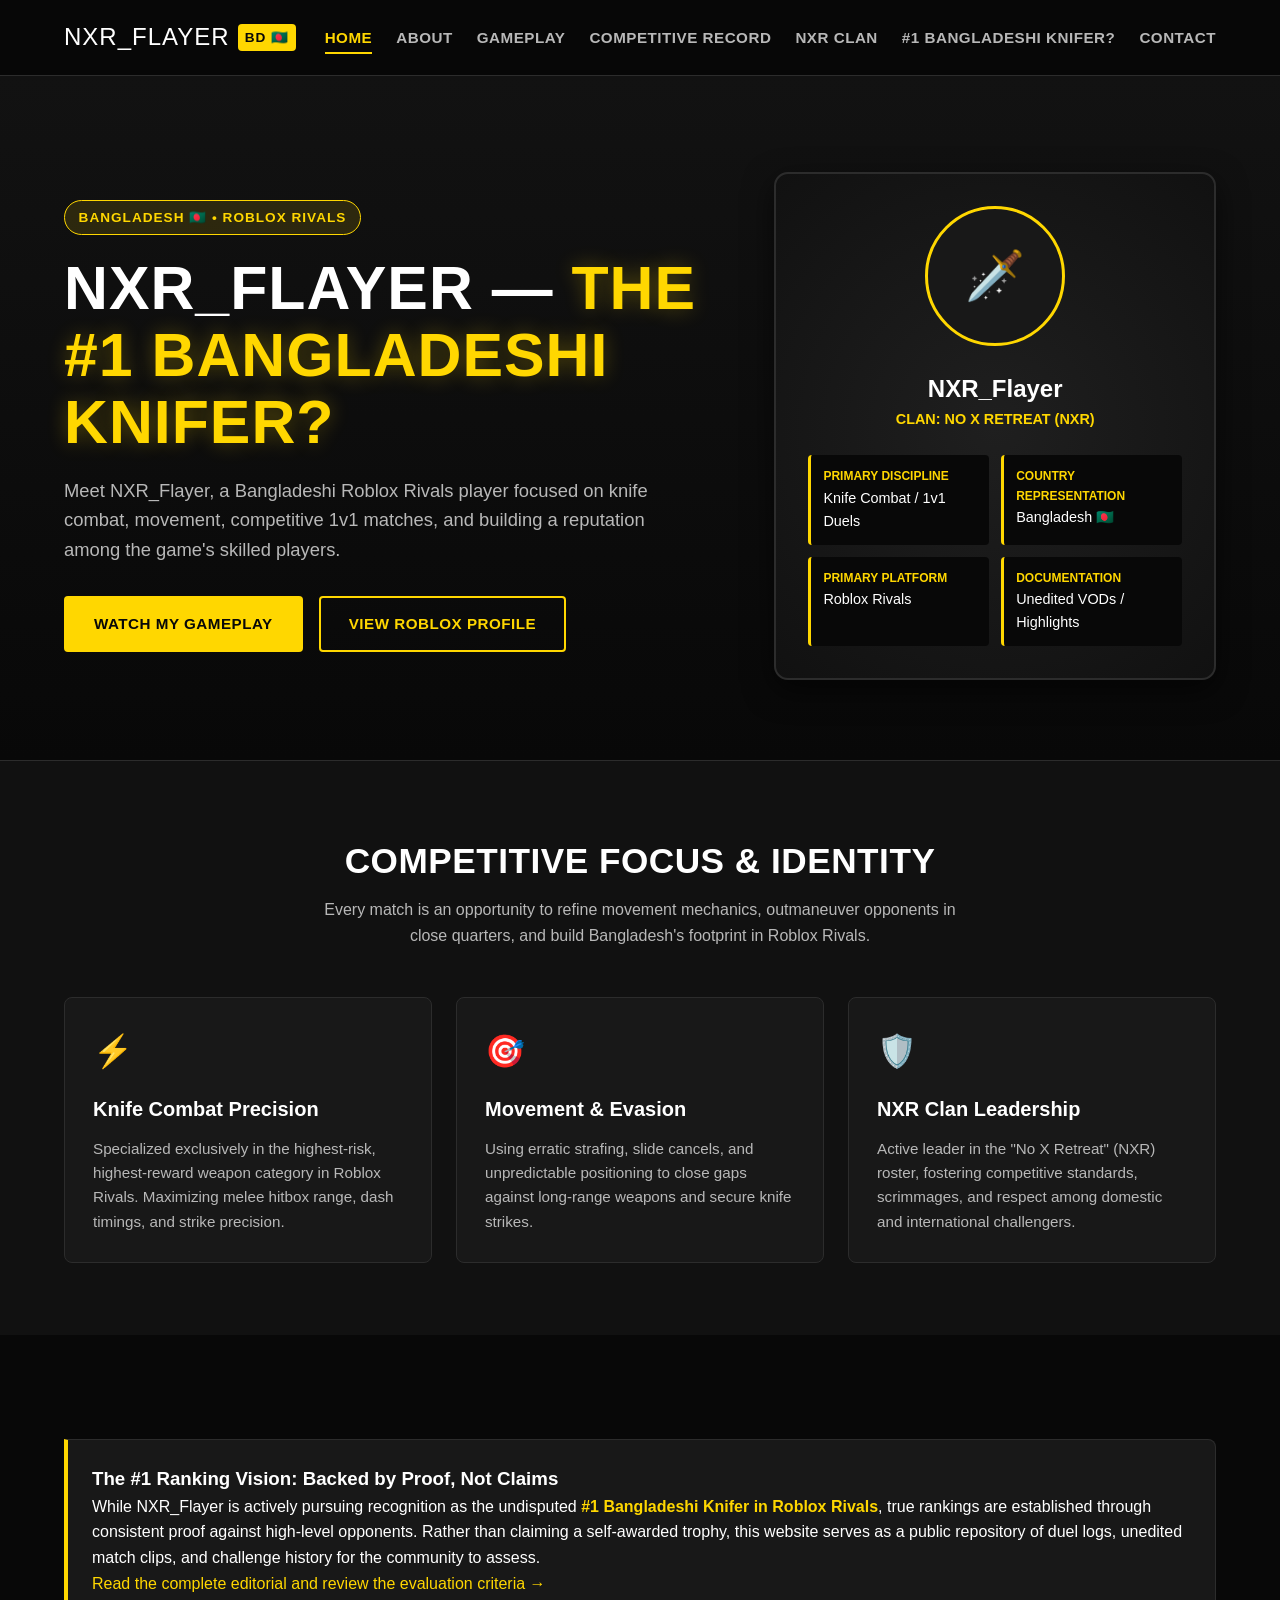
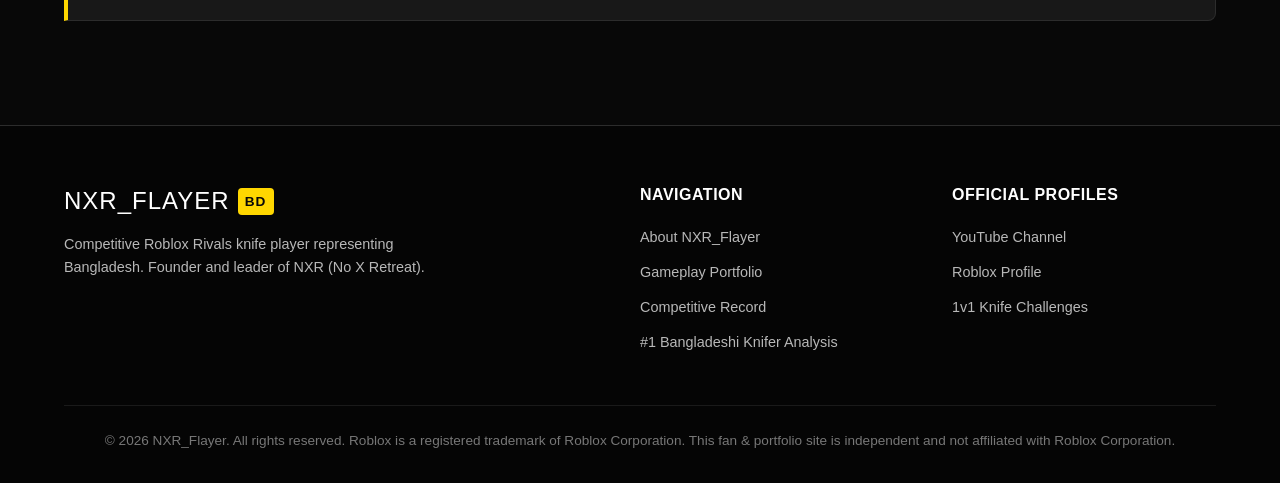
<file: index.html>
<!DOCTYPE html>
<html lang="en">
<head>
  <meta charset="UTF-8">
  <meta name="viewport" content="width=device-width, initial-scale=1.0">
  <title>NXR_Flayer — Roblox Rivals Knife Specialist | Bangladesh</title>
  <meta name="description" content="Official website of NXR_Flayer, competitive Roblox Rivals knife specialist representing Bangladesh and Clan NXR (No X Retreat). Explore matches, mechanics, and gameplay proof.">
  <link rel="canonical" href="https://nxrflayer.github.io/nxr_flayer/">
  
  <!-- Open Graph -->
  <meta property="og:title" content="NXR_Flayer — Roblox Rivals Bangladeshi Knifer">
  <meta property="og:description" content="Discover NXR_Flayer's knife duels, mechanical gameplay, and pursuit of the #1 Bangladeshi knifer position in Roblox Rivals.">
  <meta property="og:url" content="https://nxrflayer.github.io/nxr_flayer/">
  <meta property="og:type" content="website">
  <meta property="og:image" content="https://nxrflayer.github.io/nxr_flayer/images/og-preview.jpg">

  <meta name="google-site-verification" content="4HOWCmbXhhrIGl0tnmh6bU5I3_IfL943r9gLn7eKX2Q" />

  <link rel="stylesheet" href="css/styles.css">

  <!-- Schema.org Structured Data -->
  <script type="application/ld+json">
  {
    "@context": "https://schema.org",
    "@graph": [
      {
        "@type": "WebSite",
        "@id": "https://nxrflayer.com/#website",
        "url": "https://nxrflayer.com/",
        "name": "NXR_Flayer Official",
        "description": "Roblox Rivals Bangladesh Knife Player",
        "publisher": { "@id": "https://nxrflayer.com/#person" }
      },
      {
        "@type": "Person",
        "@id": "https://nxrflayer.com/#person",
        "name": "NXR_Flayer",
        "alternateName": "Flayer",
        "description": "Roblox Rivals player from Bangladesh specializing in competitive knife combat and leader of clan NXR (No X Retreat).",
        "nationality": {
          "@type": "Country",
          "name": "Bangladesh"
        },
        "sameAs": [
          "https://www.youtube.com/@nxr_flayerz",
          "https://www.roblox.com/users/11506113061/profile"
        ]
      }
    ]
  }
  </script>
</head>
<body>
  <a href="#main-content" class="skip-link">Skip to main content</a>

  <!-- Header -->
  <header class="site-header">
    <div class="container header-container">
      <a href="index.html" class="brand-logo" aria-label="NXR_Flayer Home">
        NXR_FLAYER <span class="tag">BD 🇧🇩</span>
      </a>

      <button id="menuToggle" class="menu-toggle" aria-label="Toggle navigation menu" aria-expanded="false">
        &#9776;
      </button>

      <nav id="mainNav" class="main-nav" aria-label="Primary Navigation">
        <ul>
          <li><a href="index.html" class="active">Home</a></li>
          <li><a href="about.html">About</a></li>
          <li><a href="gameplay.html">Gameplay</a></li>
          <li><a href="achievements.html">Competitive Record</a></li>
          <li><a href="nxr-clan.html">NXR Clan</a></li>
          <li><a href="number-one-bangladeshi-knifer.html">#1 Bangladeshi Knifer?</a></li>
          <li><a href="contact.html">Contact</a></li>
        </ul>
      </nav>
    </div>
  </header>

  <main id="main-content">
    <!-- Hero Section -->
    <section class="hero">
      <div class="container">
        <div class="hero-grid">
          <div class="hero-text">
            <span class="hero-badge">BANGLADESH 🇧🇩 • ROBLOX RIVALS</span>
            <h1 class="hero-title">NXR_Flayer — <span>The #1 Bangladeshi Knifer?</span></h1>
            <p class="hero-desc">
              Meet NXR_Flayer, a Bangladeshi Roblox Rivals player focused on knife combat, movement, competitive 1v1 matches, and building a reputation among the game's skilled players.
            </p>
            <div class="hero-actions">
              <a href="https://www.youtube.com/@nxr_flayerz" target="_blank" rel="noopener noreferrer" class="btn btn-primary">
                Watch My Gameplay
              </a>
              <a href="https://www.roblox.com/users/11506113061/profile" target="_blank" rel="noopener noreferrer" class="btn btn-outline">
                View Roblox Profile
              </a>
            </div>
          </div>

          <div class="hero-visual">
            <div class="avatar-placeholder" aria-hidden="true">🗡️</div>
            <h2>NXR_Flayer</h2>
            <p style="color: var(--yellow-bright); font-size: 0.9rem; text-transform: uppercase; font-weight: 700;">Clan: No X Retreat (NXR)</p>
            <div class="spec-list">
              <div class="spec-item">
                <strong>Primary Discipline</strong>
                <span>Knife Combat / 1v1 Duels</span>
              </div>
              <div class="spec-item">
                <strong>Country Representation</strong>
                <span>Bangladesh 🇧🇩</span>
              </div>
              <div class="spec-item">
                <strong>Primary Platform</strong>
                <span>Roblox Rivals</span>
              </div>
              <div class="spec-item">
                <strong>Documentation</strong>
                <span>Unedited VODs / Highlights</span>
              </div>
            </div>
          </div>
        </div>
      </div>
    </section>

    <!-- Key Pillars Section -->
    <section class="section section-dark">
      <div class="container">
        <div class="section-header">
          <h2>Competitive Focus & Identity</h2>
          <p>Every match is an opportunity to refine movement mechanics, outmaneuver opponents in close quarters, and build Bangladesh's footprint in Roblox Rivals.</p>
        </div>

        <div class="cards-grid">
          <article class="card">
            <div class="card-icon" aria-hidden="true">⚡</div>
            <h3>Knife Combat Precision</h3>
            <p>Specialized exclusively in the highest-risk, highest-reward weapon category in Roblox Rivals. Maximizing melee hitbox range, dash timings, and strike precision.</p>
          </article>

          <article class="card">
            <div class="card-icon" aria-hidden="true">🎯</div>
            <h3>Movement & Evasion</h3>
            <p>Using erratic strafing, slide cancels, and unpredictable positioning to close gaps against long-range weapons and secure knife strikes.</p>
          </article>

          <article class="card">
            <div class="card-icon" aria-hidden="true">🛡️</div>
            <h3>NXR Clan Leadership</h3>
            <p>Active leader in the "No X Retreat" (NXR) roster, fostering competitive standards, scrimmages, and respect among domestic and international challengers.</p>
          </article>
        </div>
      </div>
    </section>

    <!-- Transparent Ranking Ambition Statement -->
    <section class="section">
      <div class="container">
        <div class="callout-box">
          <h3>The #1 Ranking Vision: Backed by Proof, Not Claims</h3>
          <p>
            While NXR_Flayer is actively pursuing recognition as the undisputed <strong>#1 Bangladeshi Knifer in Roblox Rivals</strong>, true rankings are established through consistent proof against high-level opponents. Rather than claiming a self-awarded trophy, this website serves as a public repository of duel logs, unedited match clips, and challenge history for the community to assess.
          </p>
          <p style="margin-bottom: 0;">
            <a href="number-one-bangladeshi-knifer.html">Read the complete editorial and review the evaluation criteria &rarr;</a>
          </p>
        </div>
      </div>
    </section>
  </main>

  <!-- Footer -->
  <footer class="site-footer">
    <div class="container">
      <div class="footer-grid">
        <div>
          <a href="index.html" class="brand-logo">NXR_FLAYER <span class="tag">BD</span></a>
          <p class="footer-desc">
            Competitive Roblox Rivals knife player representing Bangladesh. Founder and leader of NXR (No X Retreat).
          </p>
        </div>
        <div class="footer-links">
          <h4>Navigation</h4>
          <ul>
            <li><a href="about.html">About NXR_Flayer</a></li>
            <li><a href="gameplay.html">Gameplay Portfolio</a></li>
            <li><a href="achievements.html">Competitive Record</a></li>
            <li><a href="number-one-bangladeshi-knifer.html">#1 Bangladeshi Knifer Analysis</a></li>
          </ul>
        </div>
        <div class="footer-links">
          <h4>Official Profiles</h4>
          <ul>
            <li><a href="https://www.youtube.com/@nxr_flayerz" target="_blank" rel="noopener noreferrer">YouTube Channel</a></li>
            <li><a href="https://www.roblox.com/users/11506113061/profile" target="_blank" rel="noopener noreferrer">Roblox Profile</a></li>
            <li><a href="contact.html">1v1 Knife Challenges</a></li>
          </ul>
        </div>
      </div>
      <div class="footer-bottom">
        <p>&copy; 2026 NXR_Flayer. All rights reserved. Roblox is a registered trademark of Roblox Corporation. This fan & portfolio site is independent and not affiliated with Roblox Corporation.</p>
      </div>
    </div>
  </footer>

  <script src="js/script.js"></script>
</body>
</html>
</file>
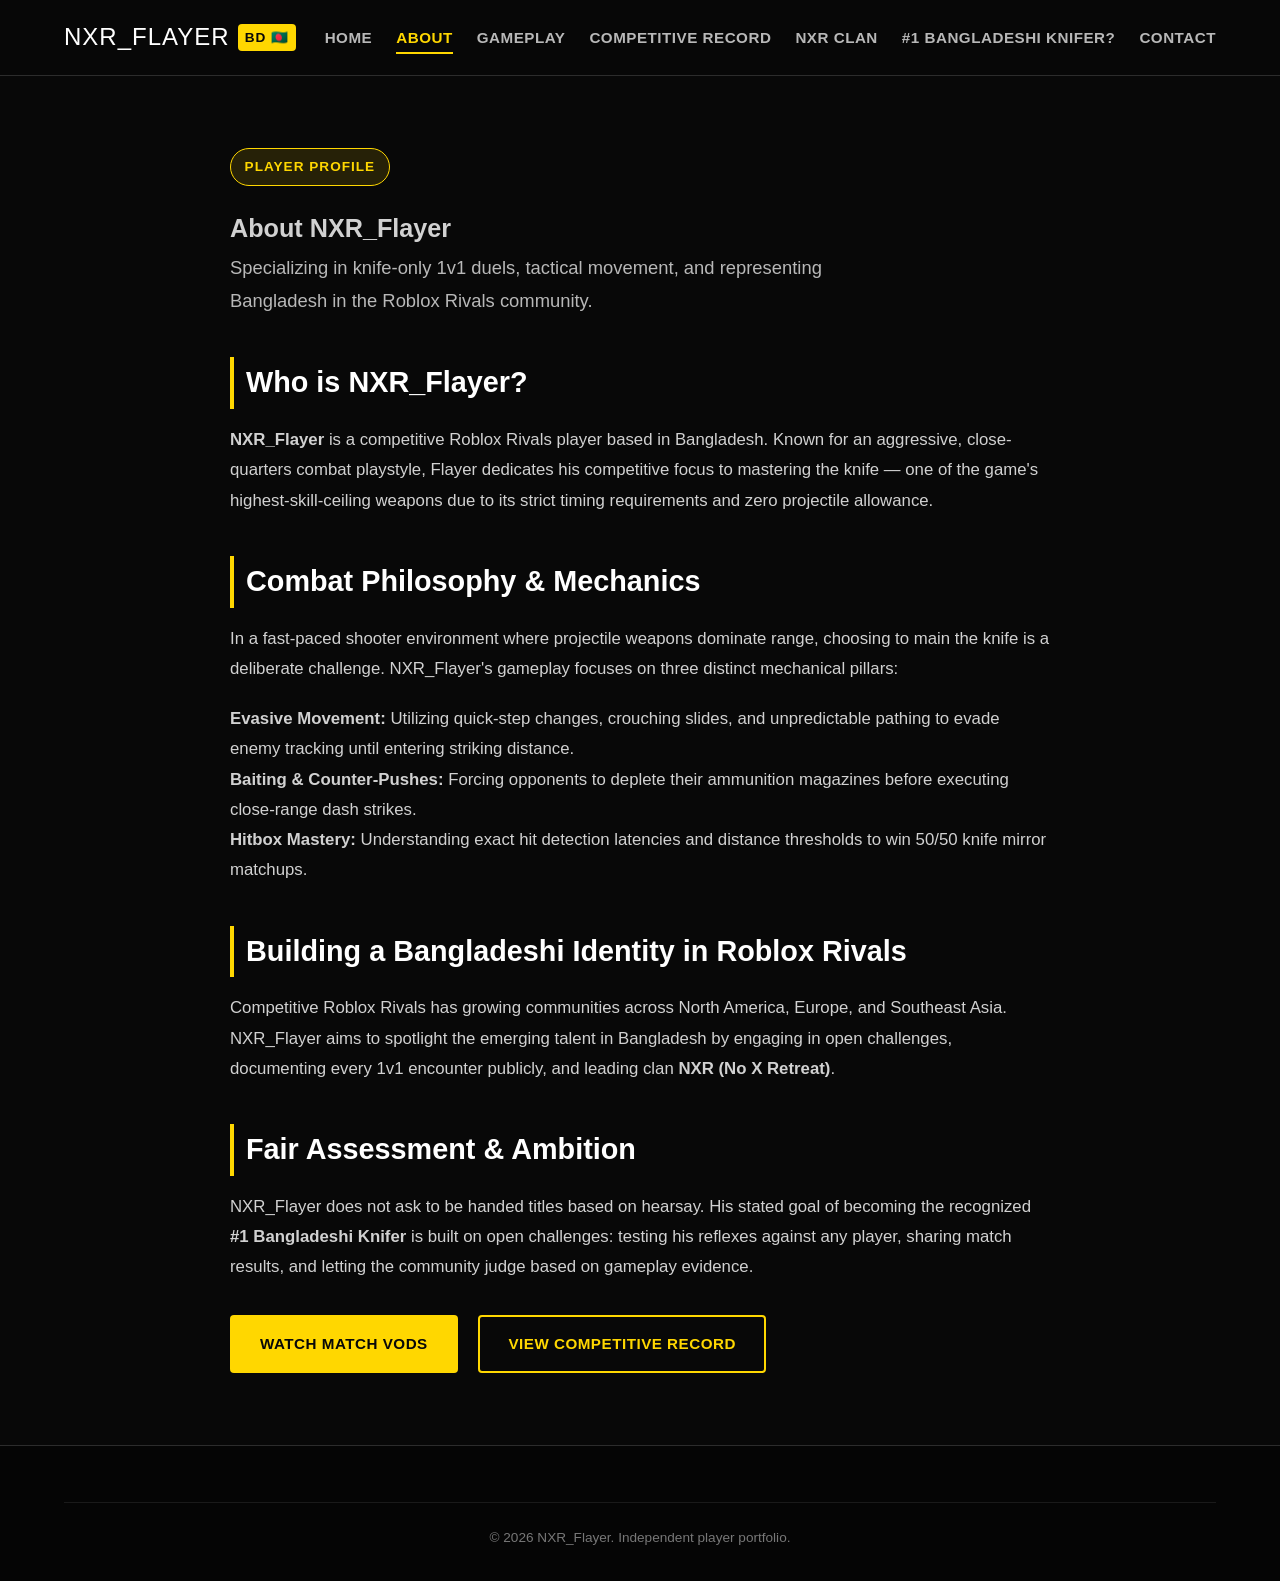
<file: about.html>
<!DOCTYPE html>
<html lang="en">
<head>
  <meta charset="UTF-8">
  <meta name="viewport" content="width=device-width, initial-scale=1.0">
  <title>About NXR_Flayer | Roblox Rivals Knife Specialist from Bangladesh</title>
  <meta name="description" content="Learn about NXR_Flayer's competitive background, knife specialization in Roblox Rivals, playstyle mechanics, and vision for Bangladeshi esports representation.">
  <link rel="canonical" href="https://nxrflayer.github.io/nxr_flayer/about.html">
  <link rel="stylesheet" href="css/styles.css">
</head>
<body>
  <a href="#main-content" class="skip-link">Skip to main content</a>

  <header class="site-header">
    <div class="container header-container">
      <a href="index.html" class="brand-logo">NXR_FLAYER <span class="tag">BD 🇧🇩</span></a>
      <button id="menuToggle" class="menu-toggle" aria-label="Toggle menu">&#9776;</button>
      <nav id="mainNav" class="main-nav">
        <ul>
          <li><a href="index.html">Home</a></li>
          <li><a href="about.html" class="active">About</a></li>
          <li><a href="gameplay.html">Gameplay</a></li>
          <li><a href="achievements.html">Competitive Record</a></li>
          <li><a href="nxr-clan.html">NXR Clan</a></li>
          <li><a href="number-one-bangladeshi-knifer.html">#1 Bangladeshi Knifer?</a></li>
          <li><a href="contact.html">Contact</a></li>
        </ul>
      </nav>
    </div>
  </header>

  <main id="main-content" class="section">
    <div class="container">
      <article class="article-body">
        <span class="hero-badge">Player Profile</span>
        <h1>About NXR_Flayer</h1>
        <p class="hero-desc">
          Specializing in knife-only 1v1 duels, tactical movement, and representing Bangladesh in the Roblox Rivals community.
        </p>

        <h2>Who is NXR_Flayer?</h2>
        <p>
          <strong>NXR_Flayer</strong> is a competitive Roblox Rivals player based in Bangladesh. Known for an aggressive, close-quarters combat playstyle, Flayer dedicates his competitive focus to mastering the knife — one of the game's highest-skill-ceiling weapons due to its strict timing requirements and zero projectile allowance.
        </p>

        <h2>Combat Philosophy & Mechanics</h2>
        <p>
          In a fast-paced shooter environment where projectile weapons dominate range, choosing to main the knife is a deliberate challenge. NXR_Flayer's gameplay focuses on three distinct mechanical pillars:
        </p>
        <ul>
          <li><strong>Evasive Movement:</strong> Utilizing quick-step changes, crouching slides, and unpredictable pathing to evade enemy tracking until entering striking distance.</li>
          <li><strong>Baiting & Counter-Pushes:</strong> Forcing opponents to deplete their ammunition magazines before executing close-range dash strikes.</li>
          <li><strong>Hitbox Mastery:</strong> Understanding exact hit detection latencies and distance thresholds to win 50/50 knife mirror matchups.</li>
        </ul>

        <h2>Building a Bangladeshi Identity in Roblox Rivals</h2>
        <p>
          Competitive Roblox Rivals has growing communities across North America, Europe, and Southeast Asia. NXR_Flayer aims to spotlight the emerging talent in Bangladesh by engaging in open challenges, documenting every 1v1 encounter publicly, and leading clan <strong>NXR (No X Retreat)</strong>.
        </p>

        <h2>Fair Assessment & Ambition</h2>
        <p>
          NXR_Flayer does not ask to be handed titles based on hearsay. His stated goal of becoming the recognized <strong>#1 Bangladeshi Knifer</strong> is built on open challenges: testing his reflexes against any player, sharing match results, and letting the community judge based on gameplay evidence.
        </p>

        <div style="margin-top: 2rem;">
          <a href="gameplay.html" class="btn btn-primary">Watch Match VODs</a>
          <a href="achievements.html" class="btn btn-outline" style="margin-left: 1rem;">View Competitive Record</a>
        </div>
      </article>
    </div>
  </main>

  <footer class="site-footer">
    <div class="container">
      <div class="footer-bottom">
        <p>&copy; 2026 NXR_Flayer. Independent player portfolio.</p>
      </div>
    </div>
  </footer>

  <script src="js/script.js"></script>
</body>
</html>
</file>
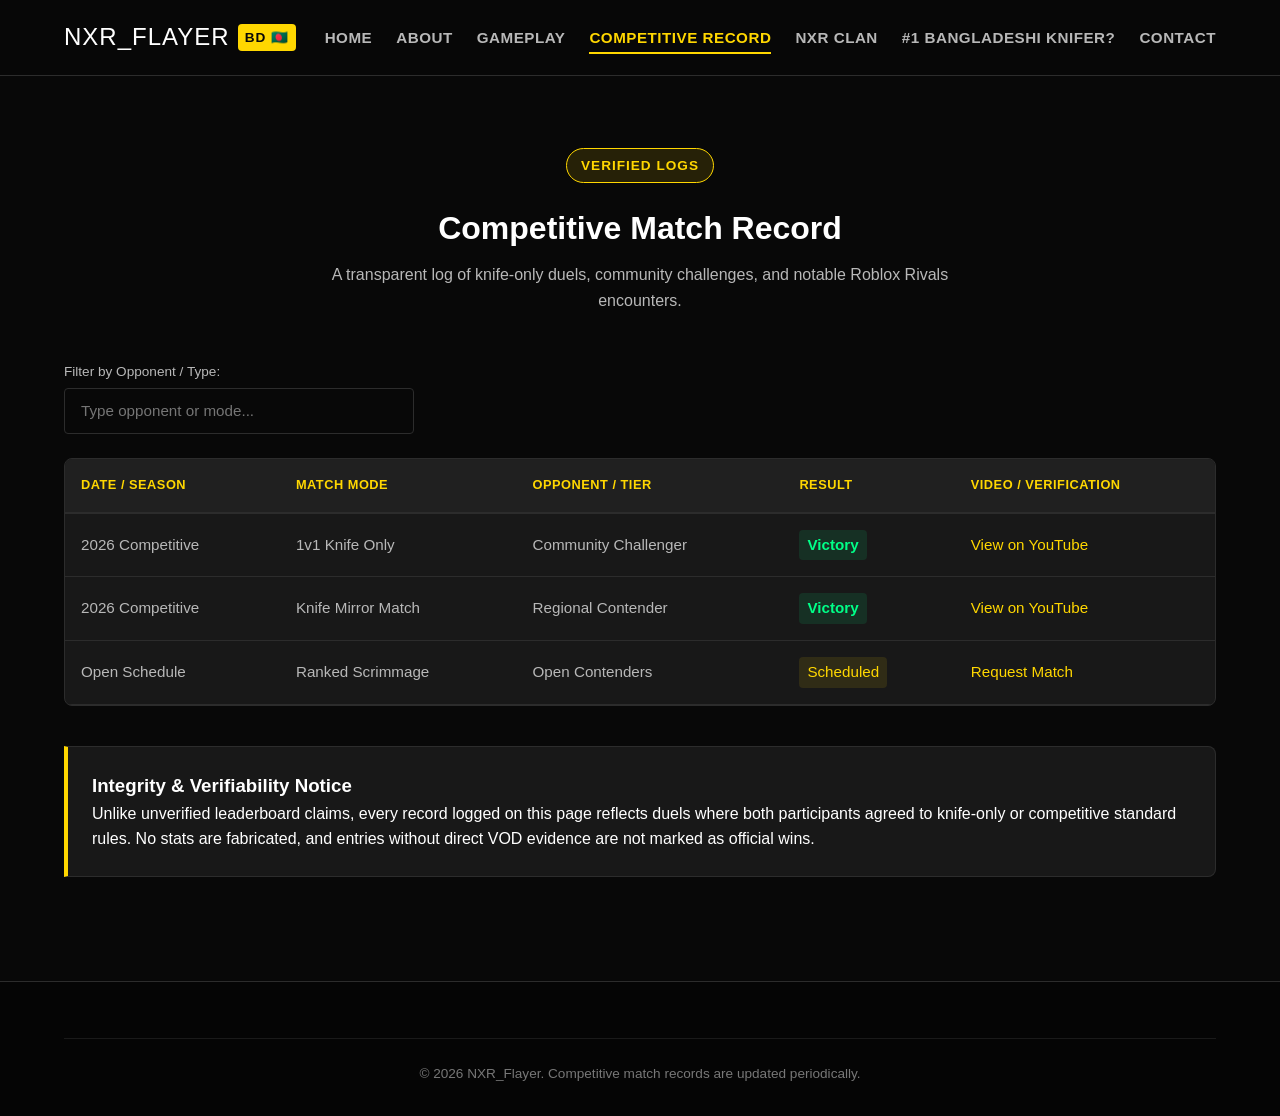
<file: achievements.html>
<!DOCTYPE html>
<html lang="en">
<head>
  <meta charset="UTF-8">
  <meta name="viewport" content="width=device-width, initial-scale=1.0">
  <title>Competitive Record & Duels | NXR_Flayer Roblox Rivals</title>
  <meta name="description" content="Review NXR_Flayer's documented match record, knife 1v1 challenges, verified community bouts, and proof links in Roblox Rivals.">
  <link rel="canonical" href="https://nxrflayer.github.io/nxr_flayer/achievements.html">
  <link rel="stylesheet" href="css/styles.css">
</head>
<body>
  <a href="#main-content" class="skip-link">Skip to main content</a>

  <header class="site-header">
    <div class="container header-container">
      <a href="index.html" class="brand-logo">NXR_FLAYER <span class="tag">BD 🇧🇩</span></a>
      <button id="menuToggle" class="menu-toggle" aria-label="Toggle menu">&#9776;</button>
      <nav id="mainNav" class="main-nav">
        <ul>
          <li><a href="index.html">Home</a></li>
          <li><a href="about.html">About</a></li>
          <li><a href="gameplay.html">Gameplay</a></li>
          <li><a href="achievements.html" class="active">Competitive Record</a></li>
          <li><a href="nxr-clan.html">NXR Clan</a></li>
          <li><a href="number-one-bangladeshi-knifer.html">#1 Bangladeshi Knifer?</a></li>
          <li><a href="contact.html">Contact</a></li>
        </ul>
      </nav>
    </div>
  </header>

  <main id="main-content" class="section">
    <div class="container">
      <div class="section-header">
        <span class="hero-badge">Verified Logs</span>
        <h1>Competitive Match Record</h1>
        <p>A transparent log of knife-only duels, community challenges, and notable Roblox Rivals encounters.</p>
      </div>

      <div style="margin-bottom: 1.5rem; max-width: 350px;">
        <label for="matchSearch" style="font-size: 0.85rem; color: var(--text-muted); display: block; margin-bottom: 0.3rem;">Filter by Opponent / Type:</label>
        <input type="text" id="matchSearch" class="form-control" placeholder="Type opponent or mode...">
      </div>

      <div class="table-responsive">
        <table class="esports-table">
          <thead>
            <tr>
              <th scope="col">Date / Season</th>
              <th scope="col">Match Mode</th>
              <th scope="col">Opponent / Tier</th>
              <th scope="col">Result</th>
              <th scope="col">Video / Verification</th>
            </tr>
          </thead>
          <tbody>
            <tr>
              <td>2026 Competitive</td>
              <td>1v1 Knife Only</td>
              <td>Community Challenger</td>
              <td><span class="badge-win">Victory</span></td>
              <td><a href="https://www.youtube.com/@nxr_flayerz" target="_blank" rel="noopener noreferrer">View on YouTube</a></td>
            </tr>
            <tr>
              <td>2026 Competitive</td>
              <td>Knife Mirror Match</td>
              <td>Regional Contender</td>
              <td><span class="badge-win">Victory</span></td>
              <td><a href="https://www.youtube.com/@nxr_flayerz" target="_blank" rel="noopener noreferrer">View on YouTube</a></td>
            </tr>
            <tr>
              <td>Open Schedule</td>
              <td>Ranked Scrimmage</td>
              <td>Open Contenders</td>
              <td><span class="badge-pending">Scheduled</span></td>
              <td><a href="contact.html">Request Match</a></td>
            </tr>
          </tbody>
        </table>
      </div>

      <div class="callout-box" style="margin-top: 2.5rem;">
        <h3>Integrity & Verifiability Notice</h3>
        <p>
          Unlike unverified leaderboard claims, every record logged on this page reflects duels where both participants agreed to knife-only or competitive standard rules. No stats are fabricated, and entries without direct VOD evidence are not marked as official wins.
        </p>
      </div>
    </div>
  </main>

  <footer class="site-footer">
    <div class="container">
      <div class="footer-bottom">
        <p>&copy; 2026 NXR_Flayer. Competitive match records are updated periodically.</p>
      </div>
    </div>
  </footer>

  <script src="js/script.js"></script>
</body>
</html>
</file>
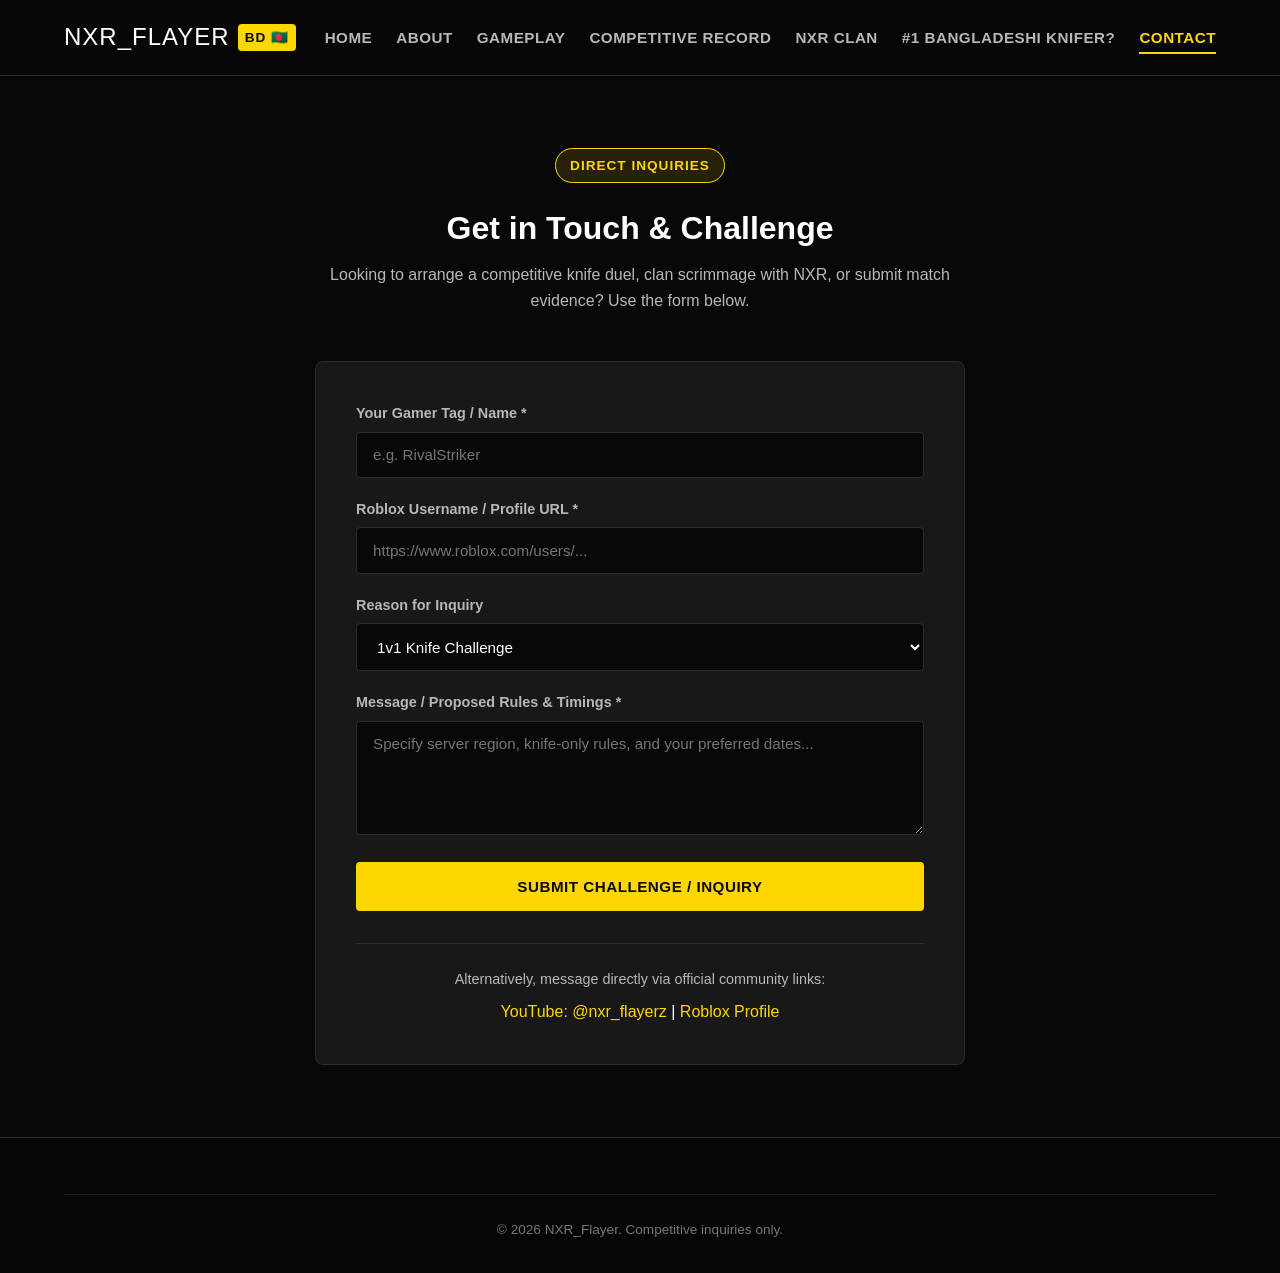
<file: contact.html>
<!DOCTYPE html>
<html lang="en">
<head>
  <meta charset="UTF-8">
  <meta name="viewport" content="width=device-width, initial-scale=1.0">
  <title>Contact NXR_Flayer | 1v1 Knife Challenges & Scrimmages</title>
  <meta name="description" content="Reach out to NXR_Flayer for Roblox Rivals 1v1 knife challenges, clan scrimmages with NXR, or gameplay collaborations.">
  <link rel="canonical" href="https://nxrflayer.github.io/nxr_flayer/contact.html">
  <link rel="stylesheet" href="css/styles.css">
</head>
<body>
  <a href="#main-content" class="skip-link">Skip to main content</a>

  <header class="site-header">
    <div class="container header-container">
      <a href="index.html" class="brand-logo">NXR_FLAYER <span class="tag">BD 🇧🇩</span></a>
      <button id="menuToggle" class="menu-toggle" aria-label="Toggle menu">&#9776;</button>
      <nav id="mainNav" class="main-nav">
        <ul>
          <li><a href="index.html">Home</a></li>
          <li><a href="about.html">About</a></li>
          <li><a href="gameplay.html">Gameplay</a></li>
          <li><a href="achievements.html">Competitive Record</a></li>
          <li><a href="nxr-clan.html">NXR Clan</a></li>
          <li><a href="number-one-bangladeshi-knifer.html">#1 Bangladeshi Knifer?</a></li>
          <li><a href="contact.html" class="active">Contact</a></li>
        </ul>
      </nav>
    </div>
  </header>

  <main id="main-content" class="section">
    <div class="container">
      <div class="section-header">
        <span class="hero-badge">Direct Inquiries</span>
        <h1>Get in Touch & Challenge</h1>
        <p>Looking to arrange a competitive knife duel, clan scrimmage with NXR, or submit match evidence? Use the form below.</p>
      </div>

      <div style="max-width: 650px; margin: 0 auto; background: var(--bg-card); padding: 2.5rem; border-radius: var(--radius-md); border: 1px solid var(--border-color);">
        <!-- Static form ready for Formspree, Netlify Forms, or Cloudflare Workers -->
        <form action="https://formspree.io/f/placeholder" method="POST">
          <div class="form-group">
            <label for="name">Your Gamer Tag / Name *</label>
            <input type="text" id="name" name="name" class="form-control" required placeholder="e.g. RivalStriker">
          </div>

          <div class="form-group">
            <label for="robloxUsername">Roblox Username / Profile URL *</label>
            <input type="text" id="robloxUsername" name="robloxUsername" class="form-control" required placeholder="https://www.roblox.com/users/...">
          </div>

          <div class="form-group">
            <label for="inquiryType">Reason for Inquiry</label>
            <select id="inquiryType" name="inquiryType" class="form-control">
              <option value="1v1-challenge">1v1 Knife Challenge</option>
              <option value="clan-scrim">Clan Scrimmage (NXR)</option>
              <option value="video-proof">Match Proof Submission</option>
              <option value="general">General Collaboration</option>
            </select>
          </div>

          <div class="form-group">
            <label for="message">Message / Proposed Rules & Timings *</label>
            <textarea id="message" name="message" rows="5" class="form-control" required placeholder="Specify server region, knife-only rules, and your preferred dates..."></textarea>
          </div>

          <button type="submit" class="btn btn-primary" style="width: 100%;">Submit Challenge / Inquiry</button>
        </form>

        <div style="margin-top: 2rem; border-top: 1px solid var(--border-color); padding-top: 1.5rem; text-align: center;">
          <p style="color: var(--text-muted); font-size: 0.9rem;">
            Alternatively, message directly via official community links:
          </p>
          <p style="margin-top: 0.5rem;">
            <a href="https://www.youtube.com/@nxr_flayerz" target="_blank" rel="noopener noreferrer">YouTube: @nxr_flayerz</a> |
            <a href="https://www.roblox.com/users/11506113061/profile" target="_blank" rel="noopener noreferrer">Roblox Profile</a>
          </p>
        </div>
      </div>
    </div>
  </main>

  <footer class="site-footer">
    <div class="container">
      <div class="footer-bottom">
        <p>&copy; 2026 NXR_Flayer. Competitive inquiries only.</p>
      </div>
    </div>
  </footer>

  <script src="js/script.js"></script>
</body>
</html>
</file>
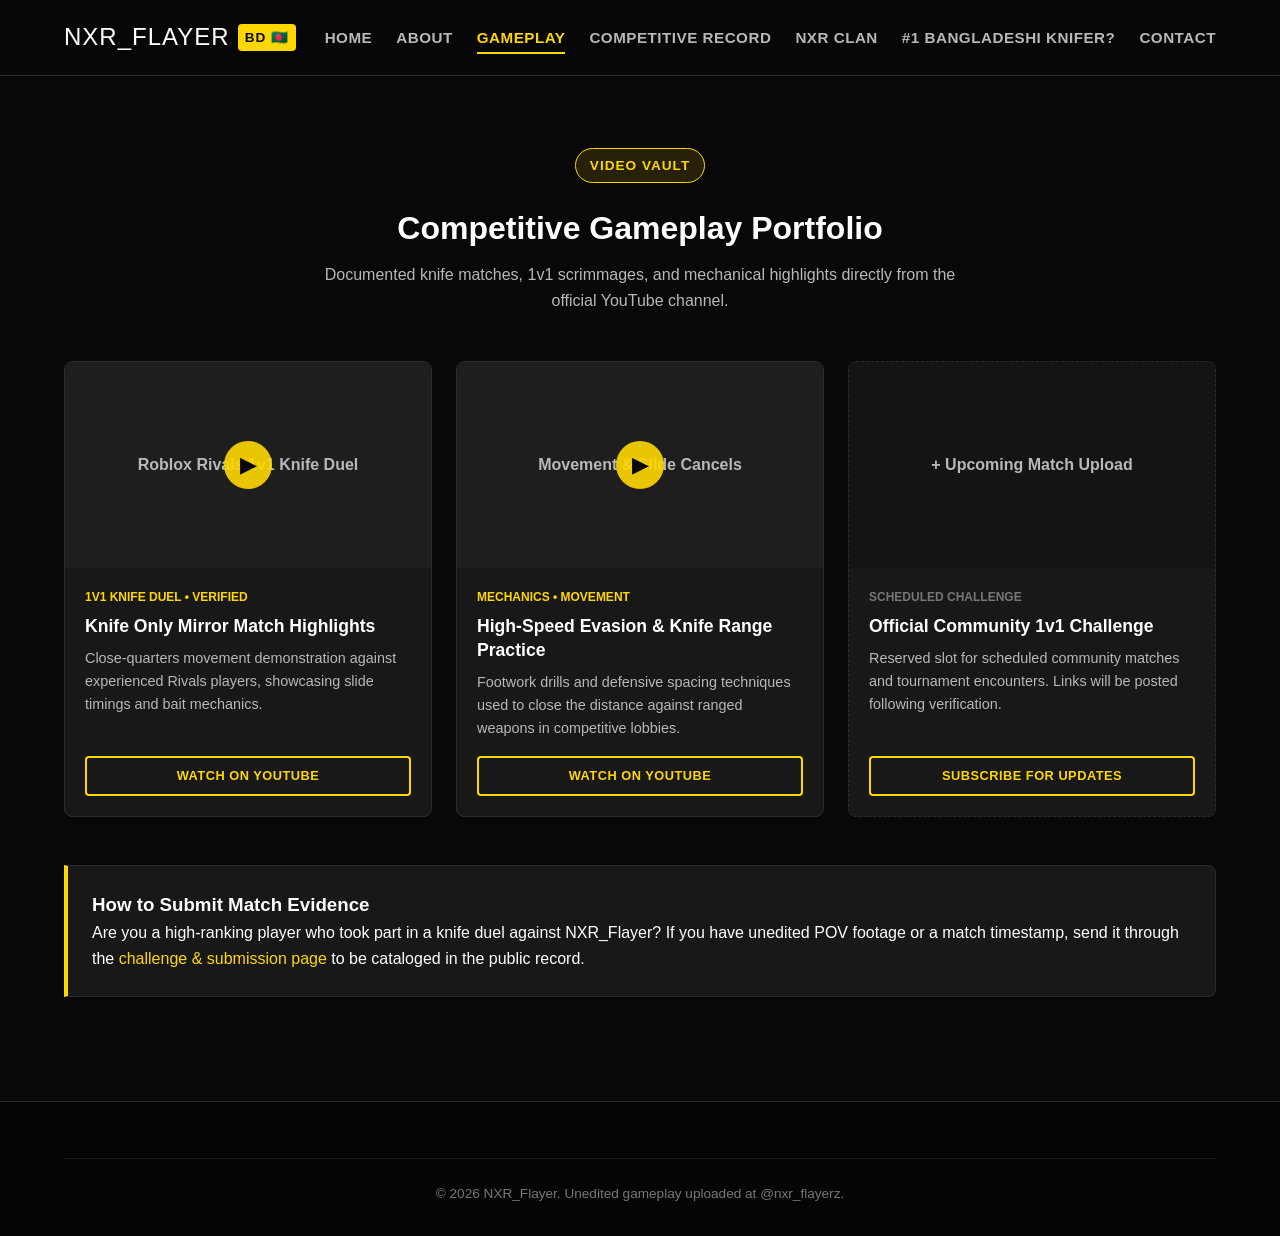
<file: gameplay.html>
<!DOCTYPE html>
<html lang="en">
<head>
  <meta charset="UTF-8">
  <meta name="viewport" content="width=device-width, initial-scale=1.0">
  <title>Competitive Gameplay & VODs | NXR_Flayer Roblox Rivals</title>
  <meta name="description" content="Watch official Roblox Rivals knife duels, 1v1 match highlights, and full uncut gameplay videos by Bangladeshi knifer NXR_Flayer.">
  <link rel="canonical" href="https://nxrflayer.github.io/nxr_flayer/gameplay.html">
  <link rel="stylesheet" href="css/styles.css">
</head>
<body>
  <a href="#main-content" class="skip-link">Skip to main content</a>

  <header class="site-header">
    <div class="container header-container">
      <a href="index.html" class="brand-logo">NXR_FLAYER <span class="tag">BD 🇧🇩</span></a>
      <button id="menuToggle" class="menu-toggle" aria-label="Toggle menu">&#9776;</button>
      <nav id="mainNav" class="main-nav">
        <ul>
          <li><a href="index.html">Home</a></li>
          <li><a href="about.html">About</a></li>
          <li><a href="gameplay.html" class="active">Gameplay</a></li>
          <li><a href="achievements.html">Competitive Record</a></li>
          <li><a href="nxr-clan.html">NXR Clan</a></li>
          <li><a href="number-one-bangladeshi-knifer.html">#1 Bangladeshi Knifer?</a></li>
          <li><a href="contact.html">Contact</a></li>
        </ul>
      </nav>
    </div>
  </header>

  <main id="main-content" class="section">
    <div class="container">
      <div class="section-header">
        <span class="hero-badge">Video Vault</span>
        <h1>Competitive Gameplay Portfolio</h1>
        <p>Documented knife matches, 1v1 scrimmages, and mechanical highlights directly from the official YouTube channel.</p>
      </div>

      <div class="cards-grid">
        <!-- Video Card 1 -->
        <article class="video-card">
          <div class="video-thumb-container">
            <div class="video-thumb-placeholder">
              <span>Roblox Rivals 1v1 Knife Duel</span>
            </div>
            <a href="https://www.youtube.com/@nxr_flayerz" target="_blank" rel="noopener noreferrer" class="video-play-badge" aria-label="Watch Knife Duel Highlights on YouTube">▶</a>
          </div>
          <div class="video-content">
            <span class="video-tag">1v1 Knife Duel • Verified</span>
            <h3>Knife Only Mirror Match Highlights</h3>
            <p>Close-quarters movement demonstration against experienced Rivals players, showcasing slide timings and bait mechanics.</p>
            <a href="https://www.youtube.com/@nxr_flayerz" target="_blank" rel="noopener noreferrer" class="btn btn-outline" style="font-size: 0.8rem; padding: 0.5rem 1rem;">Watch on YouTube</a>
          </div>
        </article>

        <!-- Video Card 2 -->
        <article class="video-card">
          <div class="video-thumb-container">
            <div class="video-thumb-placeholder">
              <span>Movement & Slide Cancels</span>
            </div>
            <a href="https://www.youtube.com/@nxr_flayerz" target="_blank" rel="noopener noreferrer" class="video-play-badge" aria-label="Watch Movement Breakdown on YouTube">▶</a>
          </div>
          <div class="video-content">
            <span class="video-tag">Mechanics • Movement</span>
            <h3>High-Speed Evasion & Knife Range Practice</h3>
            <p>Footwork drills and defensive spacing techniques used to close the distance against ranged weapons in competitive lobbies.</p>
            <a href="https://www.youtube.com/@nxr_flayerz" target="_blank" rel="noopener noreferrer" class="btn btn-outline" style="font-size: 0.8rem; padding: 0.5rem 1rem;">Watch on YouTube</a>
          </div>
        </article>

        <!-- Video Card 3 (Placeholder for Owner to Add New Matches) -->
        <article class="video-card" style="border-style: dashed;">
          <div class="video-thumb-container">
            <div class="video-thumb-placeholder" style="background: #141414;">
              <span>+ Upcoming Match Upload</span>
            </div>
          </div>
          <div class="video-content">
            <span class="video-tag" style="color: var(--text-dim);">Scheduled Challenge</span>
            <h3>Official Community 1v1 Challenge</h3>
            <p>Reserved slot for scheduled community matches and tournament encounters. Links will be posted following verification.</p>
            <a href="https://www.youtube.com/@nxr_flayerz" target="_blank" rel="noopener noreferrer" class="btn btn-outline" style="font-size: 0.8rem; padding: 0.5rem 1rem;">Subscribe for Updates</a>
          </div>
        </article>
      </div>

      <div class="callout-box" style="margin-top: 3rem;">
        <h3>How to Submit Match Evidence</h3>
        <p>Are you a high-ranking player who took part in a knife duel against NXR_Flayer? If you have unedited POV footage or a match timestamp, send it through the <a href="contact.html">challenge & submission page</a> to be cataloged in the public record.</p>
      </div>
    </div>
  </main>

  <footer class="site-footer">
    <div class="container">
      <div class="footer-bottom">
        <p>&copy; 2026 NXR_Flayer. Unedited gameplay uploaded at @nxr_flayerz.</p>
      </div>
    </div>
  </footer>

  <script src="js/script.js"></script>
</body>
</html>
</file>
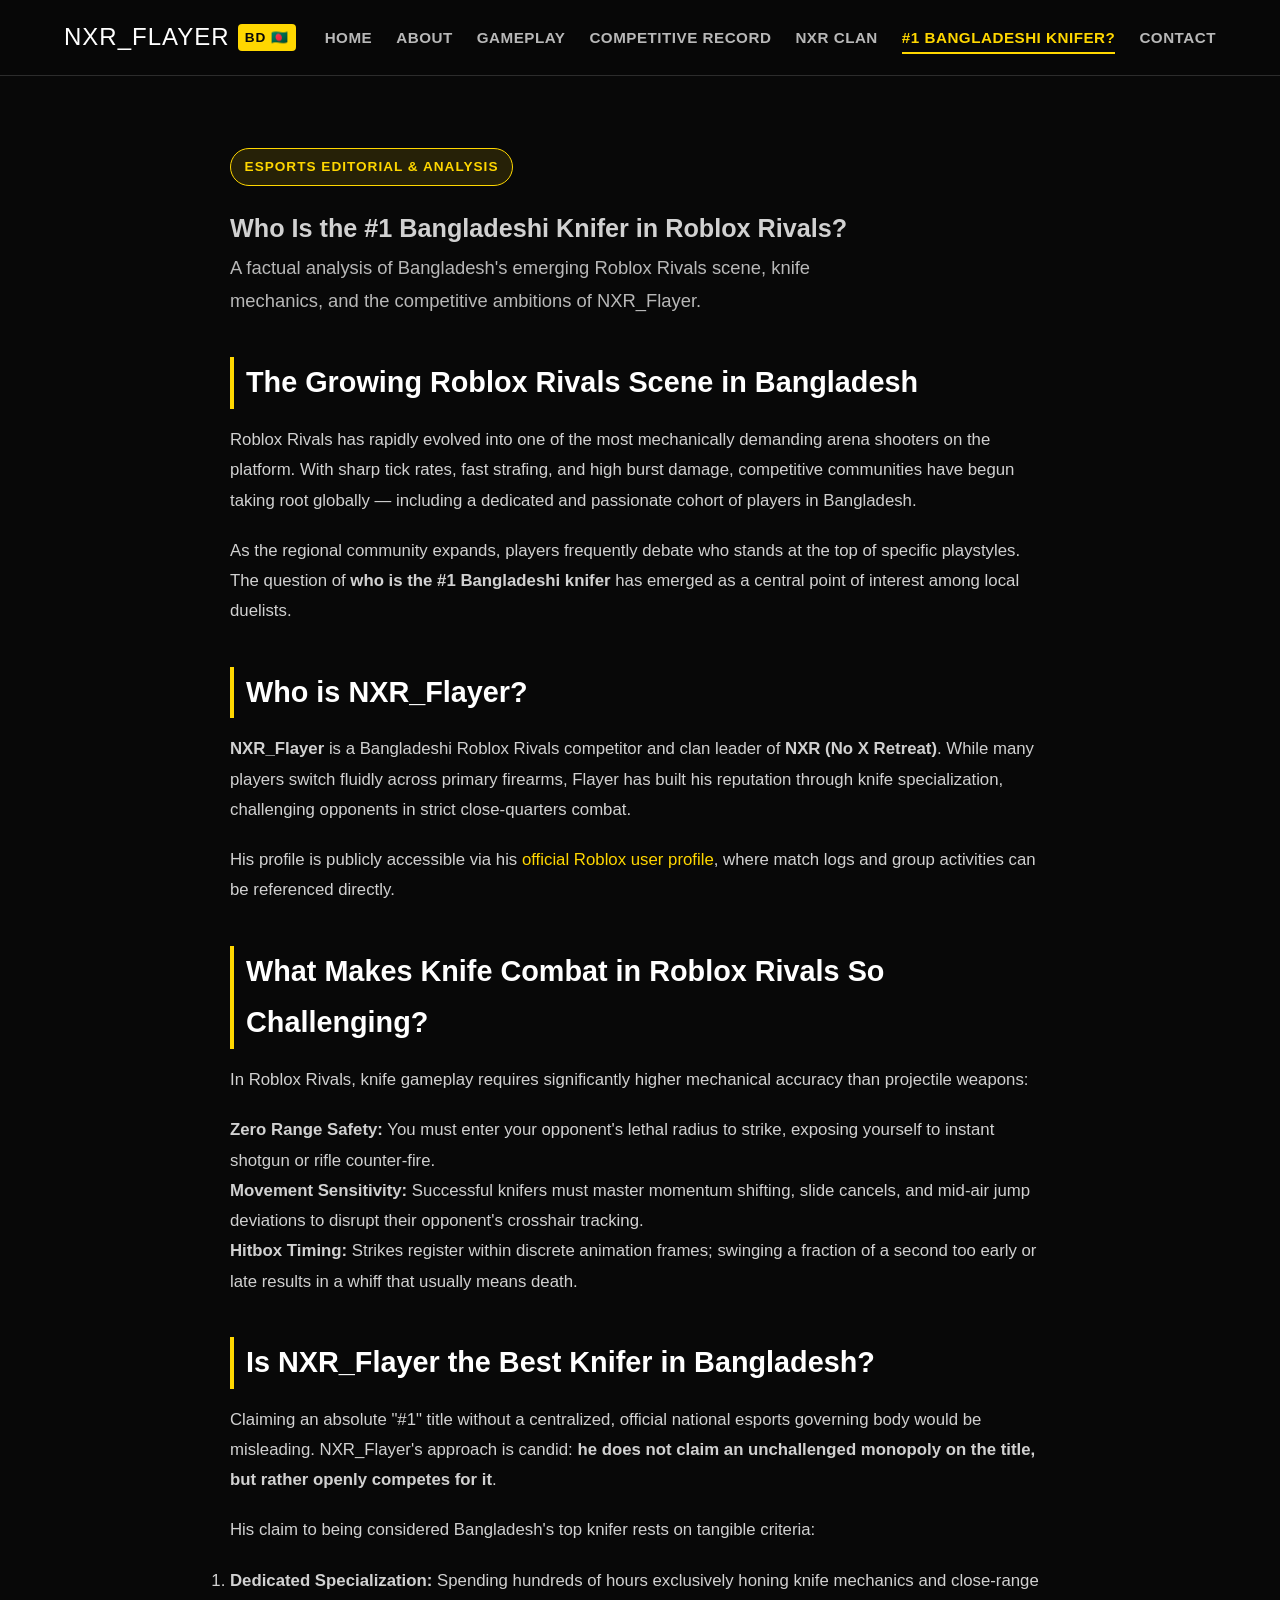
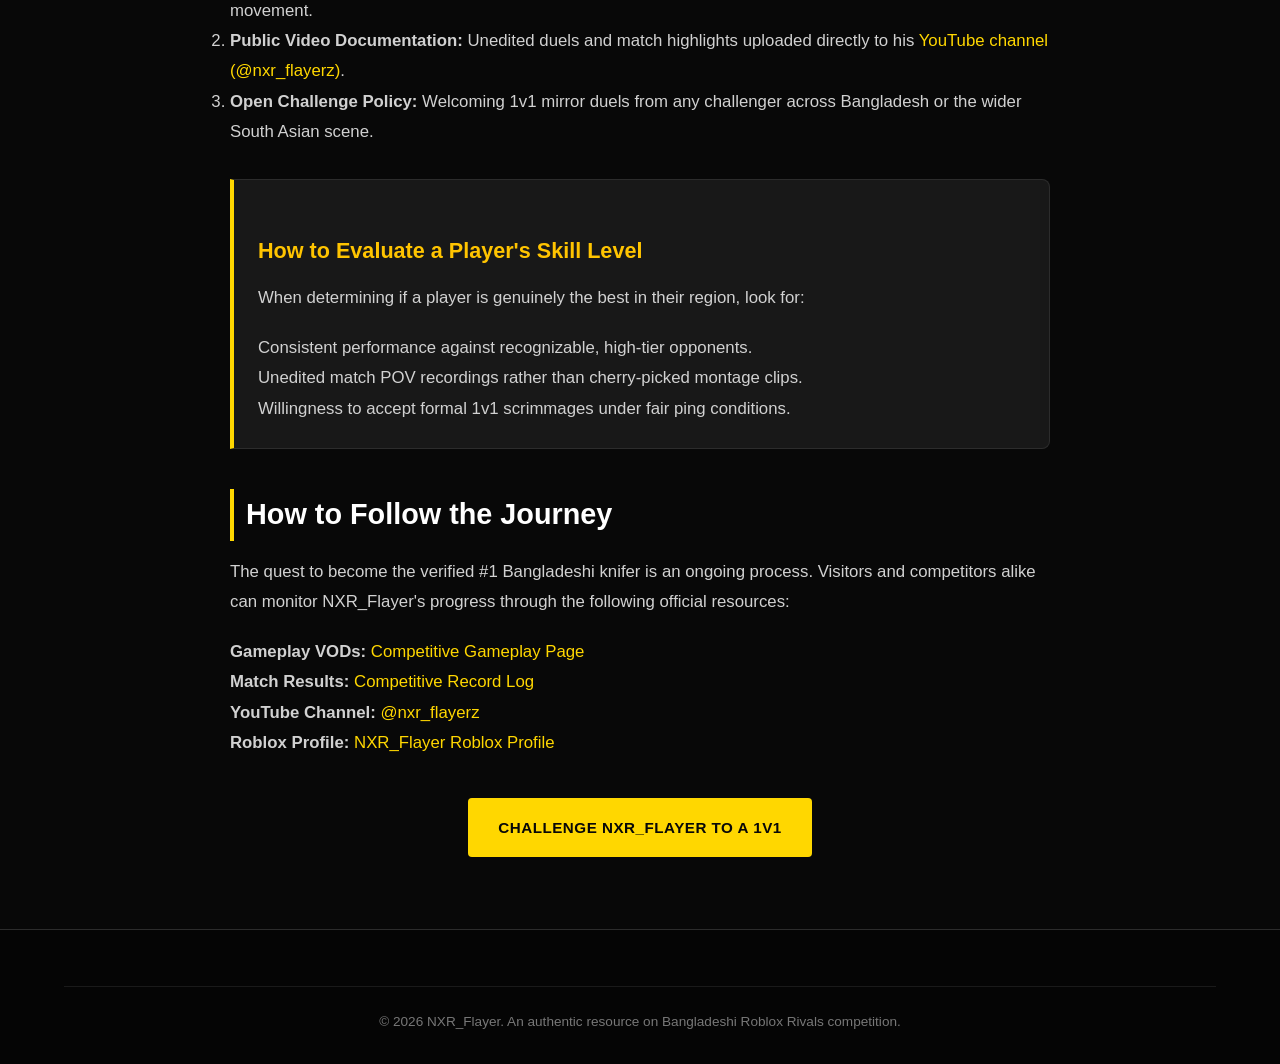
<file: number-one-bangladeshi-knifer.html>
<!DOCTYPE html>
<html lang="en">
<head>
  <meta charset="UTF-8">
  <meta name="viewport" content="width=device-width, initial-scale=1.0">
  <title>Who Is the #1 Bangladeshi Knifer in Roblox Rivals? | NXR_Flayer Analysis</title>
  <meta name="description" content="Who is the #1 Bangladeshi knifer in Roblox Rivals? An in-depth look at NXR_Flayer's gameplay, knife specialization, competitive match proof, and path to the title.">
  <link rel="canonical" href="https://nxrflayer.github.io/nxr_flayer/number-one-bangladeshi-knifer.html">

  <meta property="og:title" content="Who Is the #1 Bangladeshi Knifer in Roblox Rivals? | NXR_Flayer">
  <meta property="og:description" content="Evaluating the skills, knife mechanics, and match evidence behind NXR_Flayer's ambition to be Bangladesh's top Roblox Rivals knifer.">
  <meta property="og:type" content="article">
  <meta property="og:url" content="https://nxrflayer.com/number-one-bangladeshi-knifer.html">

  <link rel="stylesheet" href="css/styles.css">

  <!-- Article & FAQ Schema -->
  <script type="application/ld+json">
  {
    "@context": "https://schema.org",
    "@graph": [
      {
        "@type": "Article",
        "headline": "Who Is the #1 Bangladeshi Knifer in Roblox Rivals?",
        "description": "An objective breakdown of knife combat mechanics in Roblox Rivals and NXR_Flayer's ongoing pursuit of the #1 Bangladeshi player ranking.",
        "author": {
          "@type": "Person",
          "name": "NXR_Flayer",
          "url": "https://nxrflayer.com/about.html"
        },
        "publisher": {
          "@type": "Organization",
          "name": "NXR — No X Retreat"
        },
        "mainEntityOfPage": "https://nxrflayer.com/number-one-bangladeshi-knifer.html"
      },
      {
        "@type": "FAQPage",
        "mainEntity": [
          {
            "@type": "Question",
            "name": "Who is NXR_Flayer in Roblox Rivals?",
            "acceptedAnswer": {
              "@type": "Answer",
              "text": "NXR_Flayer is a competitive Roblox Rivals player from Bangladesh and the leader of Clan NXR (No X Retreat). He specializes heavily in knife combat, movement mechanics, and 1v1 duels."
            }
          },
          {
            "@type": "Question",
            "name": "Is NXR_Flayer the #1 Bangladeshi Knifer?",
            "acceptedAnswer": {
              "@type": "Answer",
              "text": "NXR_Flayer is actively pursuing the title of #1 Bangladeshi Knifer. Rather than claiming an unverified title, he documents his 1v1 matches, movement drills, and competitive evidence openly on YouTube and his personal website for community assessment."
            }
          },
          {
            "@type": "Question",
            "name": "Where can you watch NXR_Flayer's knife gameplay?",
            "acceptedAnswer": {
              "@type": "Answer",
              "text": "Official gameplay, match highlights, and duel VODs are published on his verified YouTube channel @nxr_flayerz and cataloged in the Competitive Record on his portfolio website."
            }
          }
        ]
      }
    ]
  }
  </script>
</head>
<body>
  <a href="#main-content" class="skip-link">Skip to main content</a>

  <header class="site-header">
    <div class="container header-container">
      <a href="index.html" class="brand-logo">NXR_FLAYER <span class="tag">BD 🇧🇩</span></a>
      <button id="menuToggle" class="menu-toggle" aria-label="Toggle menu">&#9776;</button>
      <nav id="mainNav" class="main-nav">
        <ul>
          <li><a href="index.html">Home</a></li>
          <li><a href="about.html">About</a></li>
          <li><a href="gameplay.html">Gameplay</a></li>
          <li><a href="achievements.html">Competitive Record</a></li>
          <li><a href="nxr-clan.html">NXR Clan</a></li>
          <li><a href="number-one-bangladeshi-knifer.html" class="active">#1 Bangladeshi Knifer?</a></li>
          <li><a href="contact.html">Contact</a></li>
        </ul>
      </nav>
    </div>
  </header>

  <main id="main-content" class="section">
    <div class="container">
      <article class="article-body">
        <span class="hero-badge">Esports Editorial & Analysis</span>
        <h1>Who Is the #1 Bangladeshi Knifer in Roblox Rivals?</h1>
        <p class="hero-desc">
          A factual analysis of Bangladesh's emerging Roblox Rivals scene, knife mechanics, and the competitive ambitions of NXR_Flayer.
        </p>

        <h2>The Growing Roblox Rivals Scene in Bangladesh</h2>
        <p>
          Roblox Rivals has rapidly evolved into one of the most mechanically demanding arena shooters on the platform. With sharp tick rates, fast strafing, and high burst damage, competitive communities have begun taking root globally — including a dedicated and passionate cohort of players in Bangladesh.
        </p>
        <p>
          As the regional community expands, players frequently debate who stands at the top of specific playstyles. The question of <strong>who is the #1 Bangladeshi knifer</strong> has emerged as a central point of interest among local duelists.
        </p>

        <h2>Who is NXR_Flayer?</h2>
        <p>
          <strong>NXR_Flayer</strong> is a Bangladeshi Roblox Rivals competitor and clan leader of <strong>NXR (No X Retreat)</strong>. While many players switch fluidly across primary firearms, Flayer has built his reputation through knife specialization, challenging opponents in strict close-quarters combat.
        </p>
        <p>
          His profile is publicly accessible via his <a href="https://www.roblox.com/users/11506113061/profile" target="_blank" rel="noopener noreferrer">official Roblox user profile</a>, where match logs and group activities can be referenced directly.
        </p>

        <h2>What Makes Knife Combat in Roblox Rivals So Challenging?</h2>
        <p>
          In Roblox Rivals, knife gameplay requires significantly higher mechanical accuracy than projectile weapons:
        </p>
        <ul>
          <li><strong>Zero Range Safety:</strong> You must enter your opponent's lethal radius to strike, exposing yourself to instant shotgun or rifle counter-fire.</li>
          <li><strong>Movement Sensitivity:</strong> Successful knifers must master momentum shifting, slide cancels, and mid-air jump deviations to disrupt their opponent's crosshair tracking.</li>
          <li><strong>Hitbox Timing:</strong> Strikes register within discrete animation frames; swinging a fraction of a second too early or late results in a whiff that usually means death.</li>
        </ul>

        <h2>Is NXR_Flayer the Best Knifer in Bangladesh?</h2>
        <p>
          Claiming an absolute "#1" title without a centralized, official national esports governing body would be misleading. NXR_Flayer's approach is candid: <strong>he does not claim an unchallenged monopoly on the title, but rather openly competes for it</strong>.
        </p>
        <p>
          His claim to being considered Bangladesh's top knifer rests on tangible criteria:
        </p>
        <ol>
          <li><strong>Dedicated Specialization:</strong> Spending hundreds of hours exclusively honing knife mechanics and close-range movement.</li>
          <li><strong>Public Video Documentation:</strong> Unedited duels and match highlights uploaded directly to his <a href="https://www.youtube.com/@nxr_flayerz" target="_blank" rel="noopener noreferrer">YouTube channel (@nxr_flayerz)</a>.</li>
          <li><strong>Open Challenge Policy:</strong> Welcoming 1v1 mirror duels from any challenger across Bangladesh or the wider South Asian scene.</li>
        </ol>

        <div class="callout-box">
          <h3>How to Evaluate a Player's Skill Level</h3>
          <p>
            When determining if a player is genuinely the best in their region, look for:
          </p>
          <ul>
            <li>Consistent performance against recognizable, high-tier opponents.</li>
            <li>Unedited match POV recordings rather than cherry-picked montage clips.</li>
            <li>Willingness to accept formal 1v1 scrimmages under fair ping conditions.</li>
          </ul>
        </div>

        <h2>How to Follow the Journey</h2>
        <p>
          The quest to become the verified #1 Bangladeshi knifer is an ongoing process. Visitors and competitors alike can monitor NXR_Flayer's progress through the following official resources:
        </p>
        <ul>
          <li><strong>Gameplay VODs:</strong> <a href="gameplay.html">Competitive Gameplay Page</a></li>
          <li><strong>Match Results:</strong> <a href="achievements.html">Competitive Record Log</a></li>
          <li><strong>YouTube Channel:</strong> <a href="https://www.youtube.com/@nxr_flayerz" target="_blank" rel="noopener noreferrer">@nxr_flayerz</a></li>
          <li><strong>Roblox Profile:</strong> <a href="https://www.roblox.com/users/11506113061/profile" target="_blank" rel="noopener noreferrer">NXR_Flayer Roblox Profile</a></li>
        </ul>

        <div style="margin-top: 2.5rem; text-align: center;">
          <a href="contact.html" class="btn btn-primary">Challenge NXR_Flayer to a 1v1</a>
        </div>
      </article>
    </div>
  </main>

  <footer class="site-footer">
    <div class="container">
      <div class="footer-bottom">
        <p>&copy; 2026 NXR_Flayer. An authentic resource on Bangladeshi Roblox Rivals competition.</p>
      </div>
    </div>
  </footer>

  <script src="js/script.js"></script>
</body>
</html>
</file>
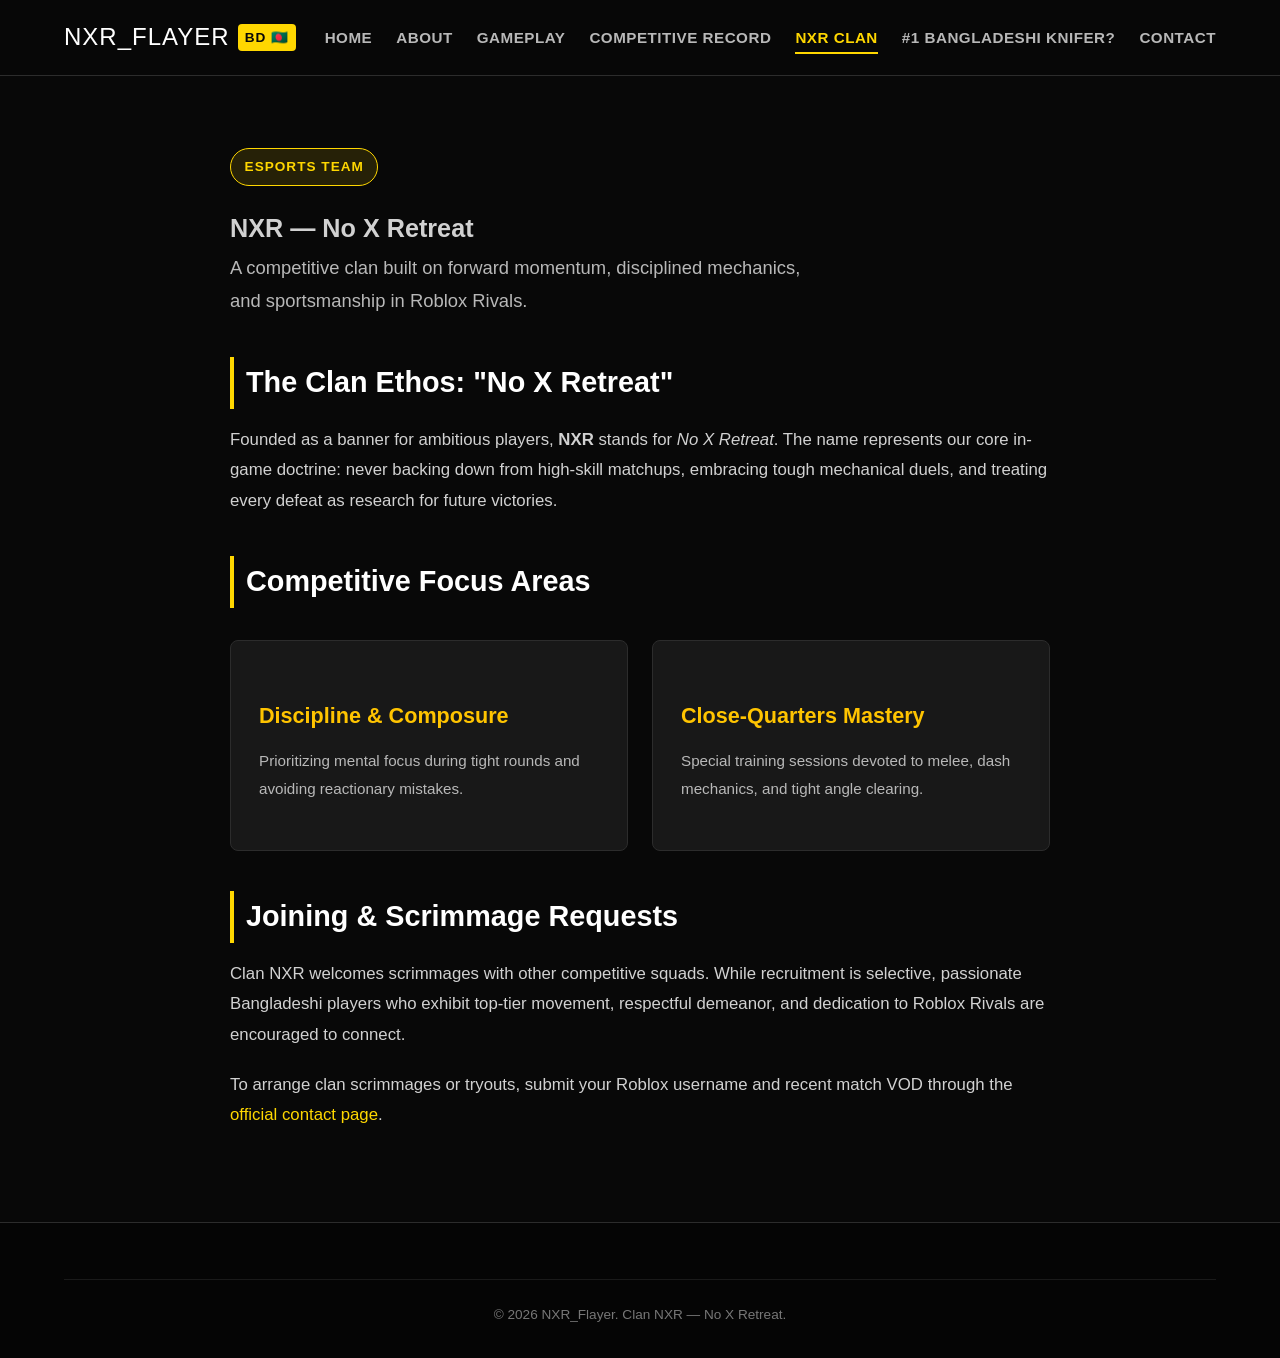
<file: nxr-clan.html>
<!DOCTYPE html>
<html lang="en">
<head>
  <meta charset="UTF-8">
  <meta name="viewport" content="width=device-width, initial-scale=1.0">
  <title>Clan NXR — No X Retreat | Competitive Roblox Rivals</title>
  <meta name="description" content="Discover NXR (No X Retreat), the Roblox Rivals competitive team founded by NXR_Flayer in Bangladesh. Clan ethos, recruitment, and scrimmage standards.">
  <link rel="canonical" href="https://nxrflayer.github.io/nxr_flayer/nxr-clan.html">
  <link rel="stylesheet" href="css/styles.css">
</head>
<body>
  <a href="#main-content" class="skip-link">Skip to main content</a>

  <header class="site-header">
    <div class="container header-container">
      <a href="index.html" class="brand-logo">NXR_FLAYER <span class="tag">BD 🇧🇩</span></a>
      <button id="menuToggle" class="menu-toggle" aria-label="Toggle menu">&#9776;</button>
      <nav id="mainNav" class="main-nav">
        <ul>
          <li><a href="index.html">Home</a></li>
          <li><a href="about.html">About</a></li>
          <li><a href="gameplay.html">Gameplay</a></li>
          <li><a href="achievements.html">Competitive Record</a></li>
          <li><a href="nxr-clan.html" class="active">NXR Clan</a></li>
          <li><a href="number-one-bangladeshi-knifer.html">#1 Bangladeshi Knifer?</a></li>
          <li><a href="contact.html">Contact</a></li>
        </ul>
      </nav>
    </div>
  </header>

  <main id="main-content" class="section">
    <div class="container">
      <article class="article-body">
        <span class="hero-badge">Esports Team</span>
        <h1>NXR — No X Retreat</h1>
        <p class="hero-desc">
          A competitive clan built on forward momentum, disciplined mechanics, and sportsmanship in Roblox Rivals.
        </p>

        <h2>The Clan Ethos: "No X Retreat"</h2>
        <p>
          Founded as a banner for ambitious players, <strong>NXR</strong> stands for <em>No X Retreat</em>. The name represents our core in-game doctrine: never backing down from high-skill matchups, embracing tough mechanical duels, and treating every defeat as research for future victories.
        </p>

        <h2>Competitive Focus Areas</h2>
        <div class="cards-grid" style="margin: 2rem 0;">
          <div class="card">
            <h3>Discipline & Composure</h3>
            <p>Prioritizing mental focus during tight rounds and avoiding reactionary mistakes.</p>
          </div>
          <div class="card">
            <h3>Close-Quarters Mastery</h3>
            <p>Special training sessions devoted to melee, dash mechanics, and tight angle clearing.</p>
          </div>
        </div>

        <h2>Joining & Scrimmage Requests</h2>
        <p>
          Clan NXR welcomes scrimmages with other competitive squads. While recruitment is selective, passionate Bangladeshi players who exhibit top-tier movement, respectful demeanor, and dedication to Roblox Rivals are encouraged to connect.
        </p>
        <p>
          To arrange clan scrimmages or tryouts, submit your Roblox username and recent match VOD through the <a href="contact.html">official contact page</a>.
        </p>
      </article>
    </div>
  </main>

  <footer class="site-footer">
    <div class="container">
      <div class="footer-bottom">
        <p>&copy; 2026 NXR_Flayer. Clan NXR — No X Retreat.</p>
      </div>
    </div>
  </footer>

  <script src="js/script.js"></script>
</body>
</html>
</file>
<file: css/styles.css>
/* ==========================================================================
   NXR_Flayer Brand Stylesheet
   Esports Aesthetic: Black, Yellow, White & Dark Gray
   ========================================================================== */

:root {
  --bg-darkest: #080808;
  --bg-primary: #111111;
  --bg-card: #181818;
  --bg-card-hover: #222222;
  --border-color: #2c2c2c;
  --border-focus: #ffd700;
  
  --yellow-bright: #ffd700;
  --yellow-secondary: #ffc400;
  --yellow-glow: rgba(255, 215, 0, 0.25);
  
  --text-white: #ffffff;
  --text-muted: #b8b8b8;
  --text-dim: #777777;
  
  --font-main: 'Segoe UI', -apple-system, BlinkMacSystemFont, Roboto, Oxygen, Ubuntu, Cantarell, sans-serif;
  --font-display: 'Impact', 'Arial Black', -apple-system, sans-serif;
  
  --radius-sm: 4px;
  --radius-md: 8px;
  --radius-lg: 14px;
  --transition-fast: 0.2s ease;
  --transition-normal: 0.3s ease;
}

/* Reset & Base */
*, *::before, *::after {
  box-sizing: border-box;
  margin: 0;
  padding: 0;
}

html {
  font-size: 16px;
  scroll-behavior: smooth;
}

body {
  background-color: var(--bg-darkest);
  color: var(--text-white);
  font-family: var(--font-main);
  line-height: 1.6;
  min-height: 100vh;
  display: flex;
  flex-direction: column;
  overflow-x: hidden;
}

a {
  color: var(--yellow-bright);
  text-decoration: none;
  transition: color var(--transition-fast);
}

a:hover, a:focus-visible {
  color: var(--yellow-secondary);
  text-decoration: underline;
}

ul {
  list-style: none;
}

img {
  max-width: 100%;
  height: auto;
  display: block;
}

/* Accessibility */
.skip-link {
  position: absolute;
  top: -100px;
  left: 1rem;
  background: var(--yellow-bright);
  color: var(--bg-darkest);
  font-weight: 700;
  padding: 0.75rem 1.25rem;
  z-index: 9999;
  border-radius: var(--radius-sm);
}

.skip-link:focus {
  top: 1rem;
}

/* Layout */
.container {
  width: 100%;
  max-width: 1200px;
  margin: 0 auto;
  padding: 0 1.5rem;
}

.section {
  padding: 4.5rem 0;
}

.section-dark {
  background-color: var(--bg-primary);
}

/* Header & Nav */
.site-header {
  background-color: rgba(8, 8, 8, 0.95);
  backdrop-filter: blur(8px);
  border-bottom: 1px solid var(--border-color);
  position: sticky;
  top: 0;
  z-index: 1000;
}

.header-container {
  display: flex;
  align-items: center;
  justify-content: space-between;
  height: 75px;
}

.brand-logo {
  display: flex;
  align-items: center;
  gap: 0.5rem;
  font-family: var(--font-display);
  font-size: 1.5rem;
  letter-spacing: 1px;
  color: var(--text-white);
  text-decoration: none;
}

.brand-logo .tag {
  background: var(--yellow-bright);
  color: var(--bg-darkest);
  padding: 0.15rem 0.45rem;
  border-radius: var(--radius-sm);
  font-size: 0.85rem;
  font-weight: 800;
}

.brand-logo:hover {
  text-decoration: none;
  color: var(--yellow-bright);
}

.main-nav ul {
  display: flex;
  align-items: center;
  gap: 1.5rem;
}

.main-nav a {
  color: var(--text-muted);
  font-weight: 600;
  font-size: 0.95rem;
  text-transform: uppercase;
  letter-spacing: 0.5px;
  padding: 0.5rem 0;
  position: relative;
}

.main-nav a:hover,
.main-nav a.active {
  color: var(--yellow-bright);
  text-decoration: none;
}

.main-nav a.active::after {
  content: '';
  position: absolute;
  bottom: 0;
  left: 0;
  width: 100%;
  height: 2px;
  background-color: var(--yellow-bright);
}

/* Mobile Nav Toggle */
.menu-toggle {
  display: none;
  background: none;
  border: 1px solid var(--border-color);
  color: var(--yellow-bright);
  font-size: 1.5rem;
  padding: 0.35rem 0.65rem;
  border-radius: var(--radius-sm);
  cursor: pointer;
}

/* Buttons */
.btn {
  display: inline-flex;
  align-items: center;
  justify-content: center;
  gap: 0.5rem;
  font-weight: 700;
  font-size: 0.95rem;
  text-transform: uppercase;
  letter-spacing: 0.5px;
  padding: 0.85rem 1.75rem;
  border-radius: var(--radius-sm);
  cursor: pointer;
  border: 2px solid transparent;
  transition: all var(--transition-fast);
  text-decoration: none !important;
}

.btn-primary {
  background-color: var(--yellow-bright);
  color: var(--bg-darkest);
}

.btn-primary:hover {
  background-color: var(--yellow-secondary);
  color: var(--bg-darkest);
  box-shadow: 0 0 15px var(--yellow-glow);
}

.btn-outline {
  border-color: var(--yellow-bright);
  color: var(--yellow-bright);
  background: transparent;
}

.btn-outline:hover {
  background-color: rgba(255, 215, 0, 0.1);
  color: var(--yellow-secondary);
}

/* Hero Section */
.hero {
  position: relative;
  padding: 6rem 0 5rem;
  background: linear-gradient(180deg, #121212 0%, #080808 100%);
  border-bottom: 1px solid var(--border-color);
  overflow: hidden;
}

.hero-grid {
  display: grid;
  grid-template-columns: 1.2fr 0.8fr;
  gap: 3rem;
  align-items: center;
}

.hero-badge {
  display: inline-block;
  background: rgba(255, 215, 0, 0.12);
  color: var(--yellow-bright);
  border: 1px solid var(--yellow-bright);
  padding: 0.35rem 0.85rem;
  border-radius: 50px;
  font-size: 0.85rem;
  font-weight: 700;
  letter-spacing: 1px;
  text-transform: uppercase;
  margin-bottom: 1.25rem;
}

.hero-title {
  font-size: clamp(2.2rem, 5vw, 3.8rem);
  font-weight: 900;
  line-height: 1.1;
  text-transform: uppercase;
  margin-bottom: 1.25rem;
  font-family: var(--font-display);
  letter-spacing: 1px;
}

.hero-title span {
  color: var(--yellow-bright);
  text-shadow: 0 0 20px rgba(255, 215, 0, 0.3);
}

.hero-desc {
  color: var(--text-muted);
  font-size: 1.15rem;
  margin-bottom: 2rem;
  max-width: 600px;
}

.hero-actions {
  display: flex;
  flex-wrap: wrap;
  gap: 1rem;
}

.hero-visual {
  position: relative;
  border: 2px solid var(--border-color);
  border-radius: var(--radius-lg);
  padding: 2rem;
  background: radial-gradient(circle at center, #1f1f1f 0%, #111111 100%);
  text-align: center;
  box-shadow: 0 10px 30px rgba(0, 0, 0, 0.6);
}

.hero-visual .avatar-placeholder {
  width: 140px;
  height: 140px;
  margin: 0 auto 1.5rem;
  background: var(--bg-card);
  border: 3px solid var(--yellow-bright);
  border-radius: 50%;
  display: flex;
  align-items: center;
  justify-content: center;
  font-size: 3rem;
  color: var(--yellow-bright);
}

.spec-list {
  display: grid;
  grid-template-columns: 1fr 1fr;
  gap: 0.75rem;
  text-align: left;
  margin-top: 1.5rem;
  font-size: 0.9rem;
}

.spec-item {
  background: var(--bg-darkest);
  padding: 0.75rem;
  border-radius: var(--radius-sm);
  border-left: 3px solid var(--yellow-bright);
}

.spec-item strong {
  display: block;
  color: var(--yellow-bright);
  font-size: 0.75rem;
  text-transform: uppercase;
}

/* Cards & Grids */
.section-header {
  margin-bottom: 3rem;
  text-align: center;
}

.section-header h2 {
  font-size: 2.2rem;
  font-weight: 800;
  text-transform: uppercase;
  font-family: var(--font-display);
  letter-spacing: 0.5px;
}

.section-header p {
  color: var(--text-muted);
  max-width: 650px;
  margin: 0.5rem auto 0;
}

.cards-grid {
  display: grid;
  grid-template-columns: repeat(auto-fit, minmax(300px, 1fr));
  gap: 1.5rem;
}

.card {
  background-color: var(--bg-card);
  border: 1px solid var(--border-color);
  border-radius: var(--radius-md);
  padding: 1.75rem;
  transition: transform var(--transition-normal), border-color var(--transition-normal);
}

.card:hover {
  transform: translateY(-4px);
  border-color: var(--yellow-bright);
}

.card-icon {
  font-size: 2rem;
  color: var(--yellow-bright);
  margin-bottom: 1rem;
}

.card h3 {
  font-size: 1.25rem;
  margin-bottom: 0.75rem;
  color: var(--text-white);
}

.card p {
  color: var(--text-muted);
  font-size: 0.95rem;
}

/* Video Portfolio Cards */
.video-card {
  background: var(--bg-card);
  border: 1px solid var(--border-color);
  border-radius: var(--radius-md);
  overflow: hidden;
  display: flex;
  flex-direction: column;
}

.video-thumb-container {
  position: relative;
  padding-top: 56.25%; /* 16:9 Aspect Ratio */
  background: #000;
  overflow: hidden;
}

.video-thumb-container img,
.video-thumb-placeholder {
  position: absolute;
  top: 0;
  left: 0;
  width: 100%;
  height: 100%;
  object-fit: cover;
  display: flex;
  align-items: center;
  justify-content: center;
  background: #1e1e1e;
  color: var(--text-muted);
  font-weight: 700;
}

.video-play-badge {
  position: absolute;
  top: 50%;
  left: 50%;
  transform: translate(-50%, -50%);
  background: rgba(255, 215, 0, 0.9);
  color: var(--bg-darkest);
  width: 48px;
  height: 48px;
  border-radius: 50%;
  display: flex;
  align-items: center;
  justify-content: center;
  font-size: 1.4rem;
  transition: transform var(--transition-fast);
}

.video-card:hover .video-play-badge {
  transform: translate(-50%, -50%) scale(1.15);
}

.video-content {
  padding: 1.25rem;
  flex-grow: 1;
  display: flex;
  flex-direction: column;
}

.video-tag {
  display: inline-block;
  font-size: 0.75rem;
  color: var(--yellow-bright);
  font-weight: 700;
  text-transform: uppercase;
  margin-bottom: 0.5rem;
}

.video-content h3 {
  font-size: 1.1rem;
  margin-bottom: 0.5rem;
  line-height: 1.35;
}

.video-content p {
  color: var(--text-muted);
  font-size: 0.9rem;
  margin-bottom: 1rem;
  flex-grow: 1;
}

/* Competitive Table */
.table-responsive {
  width: 100%;
  overflow-x: auto;
  border: 1px solid var(--border-color);
  border-radius: var(--radius-md);
  background-color: var(--bg-card);
}

.esports-table {
  width: 100%;
  border-collapse: collapse;
  text-align: left;
  font-size: 0.95rem;
}

.esports-table th {
  background-color: #202020;
  color: var(--yellow-bright);
  padding: 1rem;
  font-weight: 700;
  text-transform: uppercase;
  font-size: 0.8rem;
  letter-spacing: 0.5px;
  border-bottom: 2px solid var(--border-color);
}

.esports-table td {
  padding: 1rem;
  border-bottom: 1px solid var(--border-color);
  color: var(--text-muted);
}

.esports-table tr:hover td {
  background-color: rgba(255, 215, 0, 0.03);
  color: var(--text-white);
}

.badge-win {
  color: #00ff88;
  font-weight: 700;
  background: rgba(0, 255, 136, 0.1);
  padding: 0.2rem 0.5rem;
  border-radius: var(--radius-sm);
  display: inline-block;
}

.badge-pending {
  color: var(--yellow-bright);
  background: rgba(255, 215, 0, 0.1);
  padding: 0.2rem 0.5rem;
  border-radius: var(--radius-sm);
  display: inline-block;
}

/* Article & Content Layout */
.article-body {
  max-width: 820px;
  margin: 0 auto;
  line-height: 1.8;
  font-size: 1.05rem;
  color: #d1d1d1;
}

.article-body h2 {
  font-size: 1.8rem;
  color: var(--text-white);
  margin: 2.5rem 0 1rem;
  border-left: 4px solid var(--yellow-bright);
  padding-left: 0.75rem;
}

.article-body h3 {
  font-size: 1.35rem;
  color: var(--yellow-secondary);
  margin: 1.75rem 0 0.75rem;
}

.article-body p {
  margin-bottom: 1.25rem;
}

.callout-box {
  background: #181818;
  border: 1px solid var(--border-color);
  border-left: 4px solid var(--yellow-bright);
  padding: 1.5rem;
  border-radius: 0 var(--radius-md) var(--radius-md) 0;
  margin: 2rem 0;
}

.callout-box strong {
  color: var(--yellow-bright);
}

/* Forms */
.form-group {
  margin-bottom: 1.25rem;
}

.form-group label {
  display: block;
  font-weight: 600;
  font-size: 0.9rem;
  margin-bottom: 0.4rem;
  color: var(--text-muted);
}

.form-control {
  width: 100%;
  padding: 0.85rem 1rem;
  background: var(--bg-darkest);
  border: 1px solid var(--border-color);
  border-radius: var(--radius-sm);
  color: var(--text-white);
  font-family: inherit;
  font-size: 0.95rem;
  transition: border-color var(--transition-fast);
}

.form-control:focus {
  outline: none;
  border-color: var(--yellow-bright);
}

/* Footer */
.site-footer {
  background-color: #050505;
  border-top: 1px solid var(--border-color);
  padding: 3.5rem 0 2rem;
  margin-top: auto;
}

.footer-grid {
  display: grid;
  grid-template-columns: 2fr 1fr 1fr;
  gap: 3rem;
  margin-bottom: 2.5rem;
}

.footer-desc {
  color: var(--text-muted);
  font-size: 0.9rem;
  margin-top: 0.75rem;
  max-width: 380px;
}

.footer-links h4 {
  font-size: 1rem;
  color: var(--text-white);
  text-transform: uppercase;
  margin-bottom: 1rem;
  letter-spacing: 0.5px;
}

.footer-links ul li {
  margin-bottom: 0.6rem;
}

.footer-links a {
  color: var(--text-muted);
  font-size: 0.9rem;
}

.footer-links a:hover {
  color: var(--yellow-bright);
}

.footer-bottom {
  text-align: center;
  font-size: 0.85rem;
  color: var(--text-dim);
  border-top: 1px solid #1a1a1a;
  padding-top: 1.5rem;
}

/* Responsive */
@media (max-width: 900px) {
  .hero-grid {
    grid-template-columns: 1fr;
  }
  .footer-grid {
    grid-template-columns: 1fr;
    gap: 2rem;
  }
}

@media (max-width: 768px) {
  .menu-toggle {
    display: block;
  }
  .main-nav {
    display: none;
    position: absolute;
    top: 75px;
    left: 0;
    width: 100%;
    background-color: var(--bg-darkest);
    border-bottom: 1px solid var(--border-color);
    padding: 1.5rem;
  }
  .main-nav.active {
    display: block;
  }
  .main-nav ul {
    flex-direction: column;
    align-items: flex-start;
    gap: 1rem;
  }
  .hero-actions {
    flex-direction: column;
  }
  .btn {
    width: 100%;
  }
}
</file>
